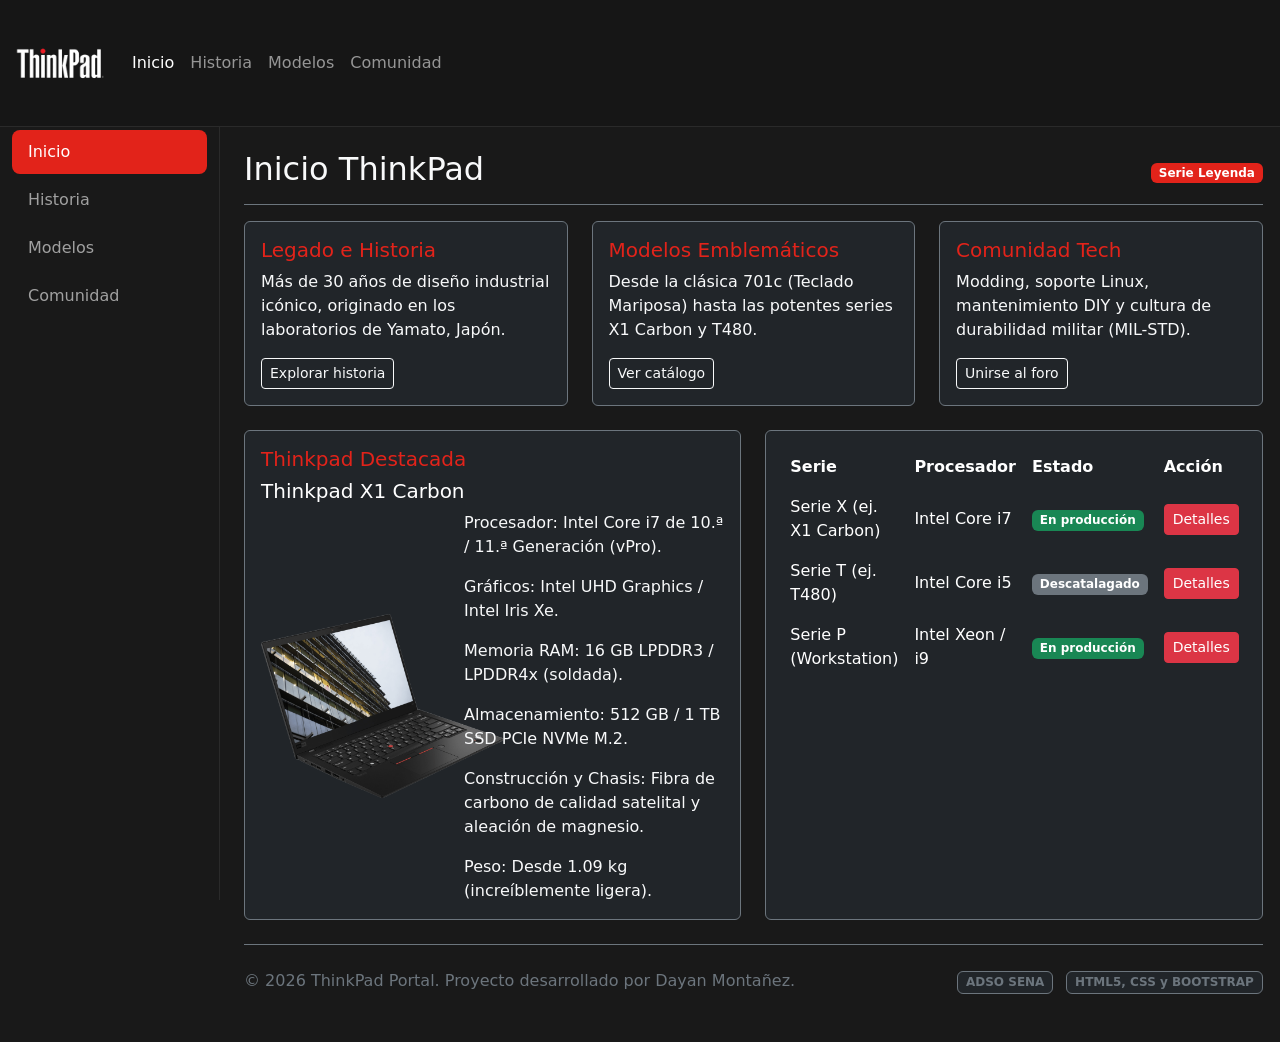
<file: index.html>
<!DOCTYPE html>
<html lang="es">

<head>
    <meta charset="UTF-8">
    <meta name="viewport" content="width=device-width, initial-scale=1.0">
    <meta name="description" content="Sitio web de thinkpads">
    <meta property="og:title" content="Thinkpads web">
    <meta property="og:description" content="Sitio web de thinkpads">
    <meta property="og:image"
        content="https://blogger.googleusercontent.com/img/b/R29vZ2xl/[base64]/s1600/backyardigans%20Pablo%20Personaje%20010.png">
    <meta property="og:url" content="https://combita-creator.github.io/ThinkPad-web/">
    <link rel="icon" type="image/x-png" href="assets/img/thinkpad-logo.png">
    <title>ThinkPad Portal</title>
    <link href="https://cdn.jsdelivr.net/npm/bootstrap@5.3.3/dist/css/bootstrap.min.css" rel="stylesheet"
        integrity="sha384-QWTKZyjpPEjISv5WaRU9OFeRpok6YctnYmDr5pNlyT2bRjXh0JMhjY6hW+ALEwIH" crossorigin="anonymous">
    <link rel="stylesheet" href="assets/css/principal.css">
</head>

<body>
    <!--Header-->
    <header data-bs-theme="dark">
        <nav class="navbar navbar-expand-md navbar-dark fixed-top bg-dark">
            <div class="container-fluid">
                <a href="index.html" class="navbar-brand">
                    <img src="assets/img/thinkpad-logo.png" alt="ThinkPad Logo" class="logo-header">
                </a>
                <button class="navbar-toggler" type="button" data-bs-toggle="collapse" data-bs-target="#navbarCollapse"
                    aria-controls="navbarCollapse" aria-expanded="false" aria-label="Toggle navigation">
                    <span class="navbar-toggler-icon"></span>
                </button>
                <div class="collapse navbar-collapse" id="navbarCollapse">
                    <ul class="navbar-nav me-auto mb-2 mb-md-0">
                        <li class="nav-item">
                            <a class="nav-link active" href="index.html">Inicio</a>
                        </li>
                        <li class="nav-item">
                            <a class="nav-link" href="pages/historia.html">Historia</a>
                        </li>
                        <li class="nav-item">
                            <a class="nav-link" href="pages/modelos.html">Modelos</a>
                        </li>
                        <li class="nav-item">
                            <a class="nav-link" href="pages/comunidad.html">Comunidad</a>
                        </li>
                    </ul>
                </div>
            </div>
        </nav>
    </header>

    <!--Contenedor Principal-->
    <div class="container-fluid contenedor-principal">
        <div class="row">

            <!--Sidebar-->
            <nav class="col-md-3 col-lg-2 sidebar">
                <ul class="nav nav-pills flex-column">
                    <li class="nav-item">
                        <a href="index.html" class="nav-link active">Inicio</a>
                    </li>
                    <li class="nav-item">
                        <a href="pages/historia.html" class="nav-link">Historia</a>
                    </li>
                    <li class="nav-item">
                        <a href="pages/modelos.html" class="nav-link">Modelos</a>
                    </li>
                    <li class="nav-item">
                        <a href="pages/comunidad.html" class="nav-link">Comunidad</a>
                    </li>
                </ul>
            </nav>

            <!-- el contenido Principal-->
            <main class="col-md-9 col-lg-10 area-contenido px-md-4 py-4">
                <!-- Título principal -->
                <div
                    class="d-flex justify-content-between flex-wrap flex-md-nowrap align-items-center pt-3 pb-2 mb-3 border-bottom border-secondary">
                    <h1 class="h2 text-light">Inicio ThinkPad</h1>
                    <span class="badge bg-danger">Serie Leyenda</span>
                </div>

                <!--Fila de Tarjetas de Resume-->
                <div class="row g-4 mb-4">
                    <!-- Tarjeta 1 -->
                    <div class="col-12 col-md-4">
                        <div class="card bg-dark text-light border-secondary h-100">
                            <div class="card-body">
                                <h5 class="card-title text-danger">Legado e Historia</h5>
                                <p class="card-text">Más de 30 años de diseño industrial icónico, originado en los
                                    laboratorios de Yamato, Japón.</p>
                                <a href="pages/historia.html" class="btn btn-outline-light btn-sm">Explorar historia</a>
                            </div>
                        </div>
                    </div>

                    <!-- Tarjeta 2 -->
                    <div class="col-12 col-md-4">
                        <div class="card bg-dark text-light border-secondary h-100">
                            <div class="card-body">
                                <h5 class="card-title text-danger">Modelos Emblemáticos</h5>
                                <p class="card-text">Desde la clásica 701c (Teclado Mariposa) hasta las potentes series
                                    X1 Carbon y T480.</p>
                                <a href="pages/modelos.html" class="btn btn-outline-light btn-sm">Ver catálogo</a>
                            </div>
                        </div>
                    </div>

                    <!-- Tarjeta 3 -->
                    <div class="col-12 col-md-4">
                        <div class="card bg-dark text-light border-secondary h-100">
                            <div class="card-body">
                                <h5 class="card-title text-danger">Comunidad Tech</h5>
                                <p class="card-text">Modding, soporte Linux, mantenimiento DIY y cultura de durabilidad
                                    militar (MIL-STD).</p>
                                <a href="pages/comunidad.html" class="btn btn-outline-light btn-sm">Unirse al foro</a>
                            </div>
                        </div>
                    </div>
                </div>

                <!--Tarjetas inferiores-->
                <section class="row g-4 mb-4">
                    <!-- Tarjeta 4 -->
                    <div class="col-lg-6 col-md-6">
                        <section class="card bg-dark text-light border-secondary h-100">
                            <section class="card-body">

                                <!---Titulos-->
                                <h5 class="card-title text-danger">Thinkpad Destacada</h5>
                                <h5 class="card-title text-white">Thinkpad X1 Carbon</h5>

                                <div class="row align-items-center">
                                    <div class="col-md-5 text-center">
                                        <img src="assets/img/Thinkpad-x1.png" alt="thinkpad x1" class="thinkpad-main">
                                    </div>
                                    <div class="col-md-7">
                                        <p class="card-text">Procesador: Intel Core i7 de 10.ª / 11.ª Generación (vPro).
                                        </p>
                                        <p class="card-text">Gráficos: Intel UHD Graphics / Intel Iris Xe.</p>
                                        <p class="card-text">Memoria RAM: 16 GB LPDDR3 / LPDDR4x (soldada).</p>
                                        <p class="card-text">Almacenamiento: 512 GB / 1 TB SSD PCIe NVMe M.2.</p>
                                        <p class="card-text">Construcción y Chasis: Fibra de carbono de calidad
                                            satelital y
                                            aleación
                                            de magnesio.</p>
                                        <p class="card-text">Peso: Desde 1.09 kg (increíblemente ligera).</p>
                                    </div>
                                </div>
                            </section>
                        </section>
                    </div>

                    <!-- Tarjeta 5 -->
                    <section class="col-lg-6 col-md-6">
                        <div class="card bg-dark text-light border-secondary h-100">
                            <div class="card-body">
                                <div class="table-responsive">
                                    <table class="table table-dark table-borderless align-middle mb-0">
                                        <thead>
                                            <tr>
                                                <th>Serie</th>
                                                <th>Procesador</th>
                                                <th>Estado</th>
                                                <th>Acción</th>
                                            </tr>
                                        </thead>
                                        <tbody>
                                            <tr>
                                                <td>Serie X (ej. X1 Carbon)</td>
                                                <td>Intel Core i7</td>
                                                <td><span class="badge bg-success">En producción</span></td>
                                                <td><a href="modelos.html" class="btn btn-danger btn-sm">Detalles</a>
                                                </td>
                                            </tr>
                                            <tr>
                                                <td>Serie T (ej. T480)</td>
                                                <td>Intel Core i5</td>
                                                <td><span class="badge bg-secondary">Descatalagado</span></td>
                                                <td><a href="modelos.html" class="btn btn-danger btn-sm">Detalles</a>
                                                </td>
                                            </tr>
                                            <tr>
                                                <td>Serie P (Workstation)</td>
                                                <td>Intel Xeon / i9</td>
                                                <td><span class="badge bg-success">En producción</span></td>
                                                <td><a href="modelos.html" class="btn btn-danger btn-sm">Detalles</a>
                                                </td>
                                            </tr>
                                        </tbody>
                                    </table>
                                </div>
                            </div>
                        </div>
                    </section>
                </section>

                <!--El pie pues-->
                <footer class="pt-4 my-4 border-top border-secondary text-secondary fs-7">
                    <div class="d-flex justify-content-between align-items-center flex-wrap gap-2">
                        <div>
                            <p class="mb-0">&copy; 2026 ThinkPad Portal. Proyecto desarrollado por Dayan Montañez.</p>
                        </div>
                        <div>
                            <span class="badge bg-dark border border-secondary text-secondary me-2">ADSO SENA</span>
                            <span class="badge bg-dark border border-secondary text-secondary">HTML5, CSS y
                                BOOTSTRAP</span>
                        </div>
                    </div>
                </footer>
            </main>
        </div>
    </div>
    



    <!-- JS de Bootstrap 5 -->
    <script src="https://cdn.jsdelivr.net/npm/bootstrap@5.3.3/dist/js/bootstrap.bundle.min.js"
        integrity="sha384-YvpcrYf0tY3lHB60NNkmXc5s9fDVZLESaAA55NDzOxhy9GkcIdslK1eN7N6jIeHz"
        crossorigin="anonymous"></script>
</body>

</html>
</file>
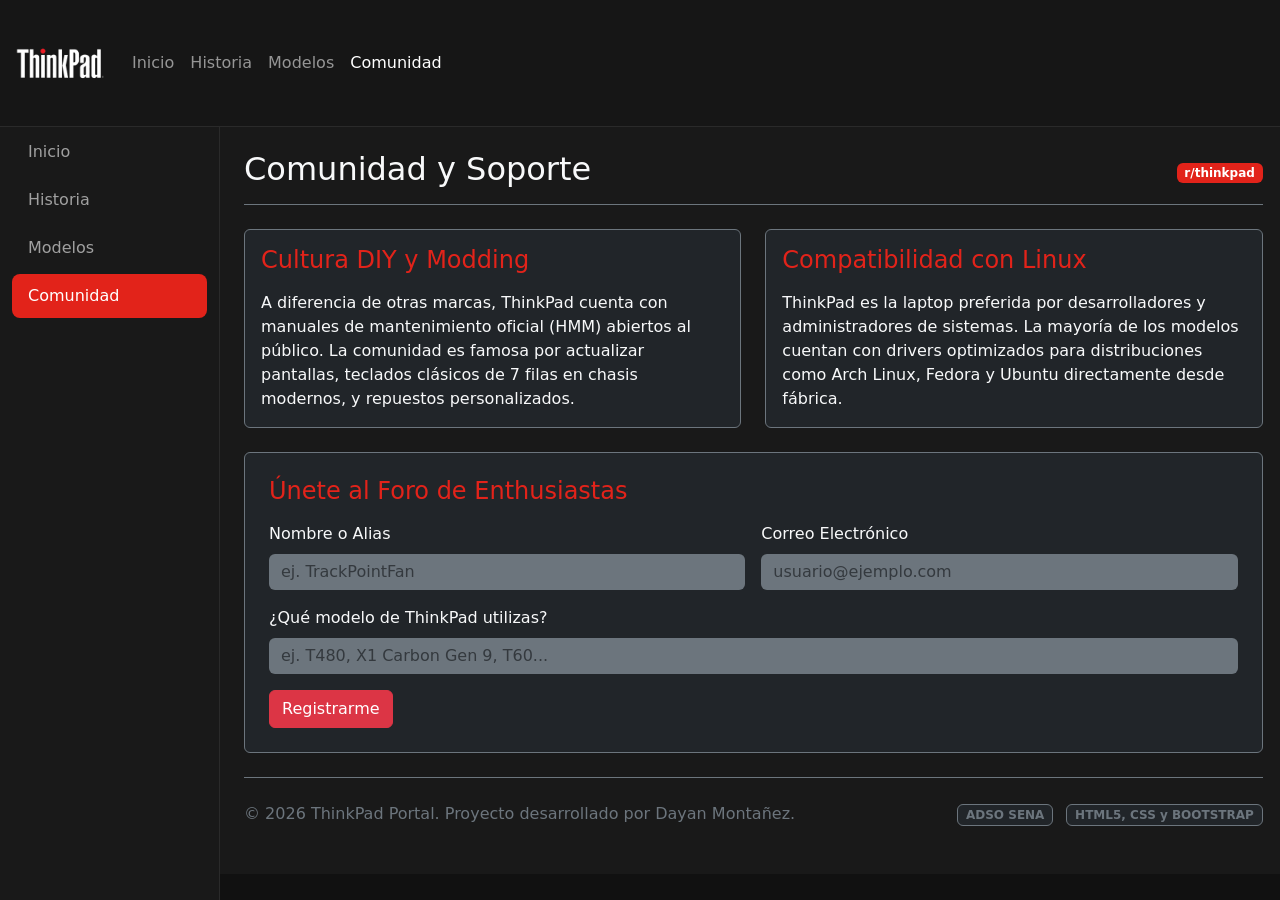
<file: pages/comunidad.html>
<!DOCTYPE html>
<html lang="es">

<head>
    <meta charset="UTF-8">
    <meta name="viewport" content="width=device-width, initial-scale=1.0">
    <meta name="description" content="Comunidad y soporte ThinkPad">
    <meta property="og:title" content="Thinkpads web">
    <meta property="og:description" content="Sitio web de thinkpads">
    <meta property="og:image"
        content="https://blogger.googleusercontent.com/img/b/R29vZ2xl/[base64]/s1600/backyardigans%20Pablo%20Personaje%20010.png">
    <meta property="og:url" content="https://combita-creator.github.io/ThinkPad-web/">
    <link rel="icon" type="image/x-png" href="../assets/img/thinkpad-logo.png">

    <title>Comunidad - ThinkPad Portal</title>
    <!-- CSS de Bootstrap 5 -->
    <link href="https://cdn.jsdelivr.net/npm/bootstrap@5.3.3/dist/css/bootstrap.min.css" rel="stylesheet"
        integrity="sha384-QWTKZyjpPEjISv5WaRU9OFeRpok6YctnYmDr5pNlyT2bRjXh0JMhjY6hW+ALEwIH" crossorigin="anonymous">
    <link rel="stylesheet" href="../assets/css/principal.css">
</head>

<body>
    <!-- Header -->
    <header data-bs-theme="dark">
        <nav class="navbar navbar-expand-md navbar-dark fixed-top bg-dark">
            <div class="container-fluid">
                <a href="../index.html" class="navbar-brand">
                    <img src="../assets/img/thinkpad-logo.png" alt="ThinkPad Logo" class="logo-header">
                </a>
                <button class="navbar-toggler" type="button" data-bs-toggle="collapse" data-bs-target="#navbarCollapse"
                    aria-controls="navbarCollapse" aria-expanded="false" aria-label="Toggle navigation">
                    <span class="navbar-toggler-icon"></span>
                </button>
                <div class="collapse navbar-collapse" id="navbarCollapse">
                    <ul class="navbar-nav me-auto mb-2 mb-md-0">
                        <li class="nav-item">
                            <a class="nav-link" href="../index.html">Inicio</a>
                        </li>
                        <li class="nav-item">
                            <a class="nav-link" href="historia.html">Historia</a>
                        </li>
                        <li class="nav-item">
                            <a class="nav-link" href="modelos.html">Modelos</a>
                        </li>
                        <li class="nav-item">
                            <a class="nav-link active" aria-current="page" href="comunidad.html">Comunidad</a>
                        </li>
                    </ul>
                </div>
            </div>
        </nav>
    </header>

    <!-- Contenedor Principal -->
    <div class="container-fluid contenedor-principal">
        <div class="row">

            <!-- Sidebar -->
            <nav class="col-md-3 col-lg-2 sidebar">
                <ul class="nav nav-pills flex-column">
                    <li class="nav-item">
                        <a href="../index.html" class="nav-link">Inicio</a>
                    </li>
                    <li class="nav-item">
                        <a href="historia.html" class="nav-link">Historia</a>
                    </li>
                    <li class="nav-item">
                        <a href="modelos.html" class="nav-link">Modelos</a>
                    </li>
                    <li class="nav-item">
                        <a href="comunidad.html" class="nav-link active">Comunidad</a>
                    </li>
                </ul>
            </nav>

            <!-- Contenido Principal -->
            <main class="col-md-9 col-lg-10 area-contenido px-md-4 py-4">
                <div
                    class="d-flex justify-content-between flex-wrap flex-md-nowrap align-items-center pt-3 pb-2 mb-4 border-bottom border-secondary">
                    <h1 class="h2 text-light">Comunidad y Soporte</h1>
                    <span class="badge bg-danger">r/thinkpad</span>
                </div>

                <div class="row g-4 mb-4">
                    <!-- Foro y Modding -->
                    <div class="col-12 col-md-6">
                        <div class="card bg-dark text-light border-secondary h-100">
                            <div class="card-body">
                                <h4 class="card-title text-danger mb-3">Cultura DIY y Modding</h4>
                                <p class="card-text">
                                    A diferencia de otras marcas, ThinkPad cuenta con manuales de mantenimiento oficial
                                    (HMM) abiertos al público. La comunidad es famosa por actualizar pantallas, teclados
                                    clásicos de 7 filas en chasis modernos, y repuestos personalizados.
                                </p>
                            </div>
                        </div>
                    </div>

                    <!-- Soporte Linux -->
                    <div class="col-12 col-md-6">
                        <div class="card bg-dark text-light border-secondary h-100">
                            <div class="card-body">
                                <h4 class="card-title text-danger mb-3">Compatibilidad con Linux</h4>
                                <p class="card-text">
                                    ThinkPad es la laptop preferida por desarrolladores y administradores de sistemas.
                                    La mayoría de los modelos cuentan con drivers optimizados para distribuciones como
                                    Arch Linux, Fedora y Ubuntu directamente desde fábrica.
                                </p>
                            </div>
                        </div>
                    </div>
                </div>

                <!-- Formulario de contacto -->
                <div class="card bg-dark text-light border-secondary mb-4">
                    <div class="card-body p-4">
                        <h4 class="card-title text-danger mb-3">Únete al Foro de Enthusiastas</h4>
                        <form action="#" method="post">
                            <div class="row g-3">
                                <div class="col-12 col-md-6">
                                    <label for="nombre" class="form-label">Nombre o Alias</label>
                                    <input type="text" class="form-control bg-secondary text-light border-0" id="nombre"
                                        placeholder="ej. TrackPointFan">
                                </div>
                                <div class="col-12 col-md-6">
                                    <label for="email" class="form-label">Correo Electrónico</label>
                                    <input type="email" class="form-control bg-secondary text-light border-0" id="email"
                                        placeholder="usuario@ejemplo.com">
                                </div>
                                <div class="col-12">
                                    <label for="modelo" class="form-label">¿Qué modelo de ThinkPad utilizas?</label>
                                    <input type="text" class="form-control bg-secondary text-light border-0" id="modelo"
                                        placeholder="ej. T480, X1 Carbon Gen 9, T60...">
                                </div>
                                <div class="col-12">
                                    <button type="button" class="btn btn-danger">Registrarme</button>
                                </div>
                            </div>
                        </form>
                    </div>
                </div>

                <!--El pie pues-->
                <footer class="pt-4 my-4 border-top border-secondary text-secondary fs-7">
                    <div class="d-flex justify-content-between align-items-center flex-wrap gap-2">
                        <div>
                            <p class="mb-0">&copy; 2026 ThinkPad Portal. Proyecto desarrollado por Dayan Montañez.</p>
                        </div>
                        <div>
                            <span class="badge bg-dark border border-secondary text-secondary me-2">ADSO SENA</span>
                            <span class="badge bg-dark border border-secondary text-secondary">HTML5, CSS y
                                BOOTSTRAP</span>
                        </div>
                    </div>
                </footer>
            </main>
        </div>
    </div>

    <!-- JS de Bootstrap 5 -->
    <script src="https://cdn.jsdelivr.net/npm/bootstrap@5.3.3/dist/js/bootstrap.bundle.min.js"
        integrity="sha384-YvpcrYf0tY3lHB60NNkmXc5s9fDVZLESaAA55NDzOxhy9GkcIdslK1eN7N6jIeHz"
        crossorigin="anonymous"></script>
</body>

</html>
</file>
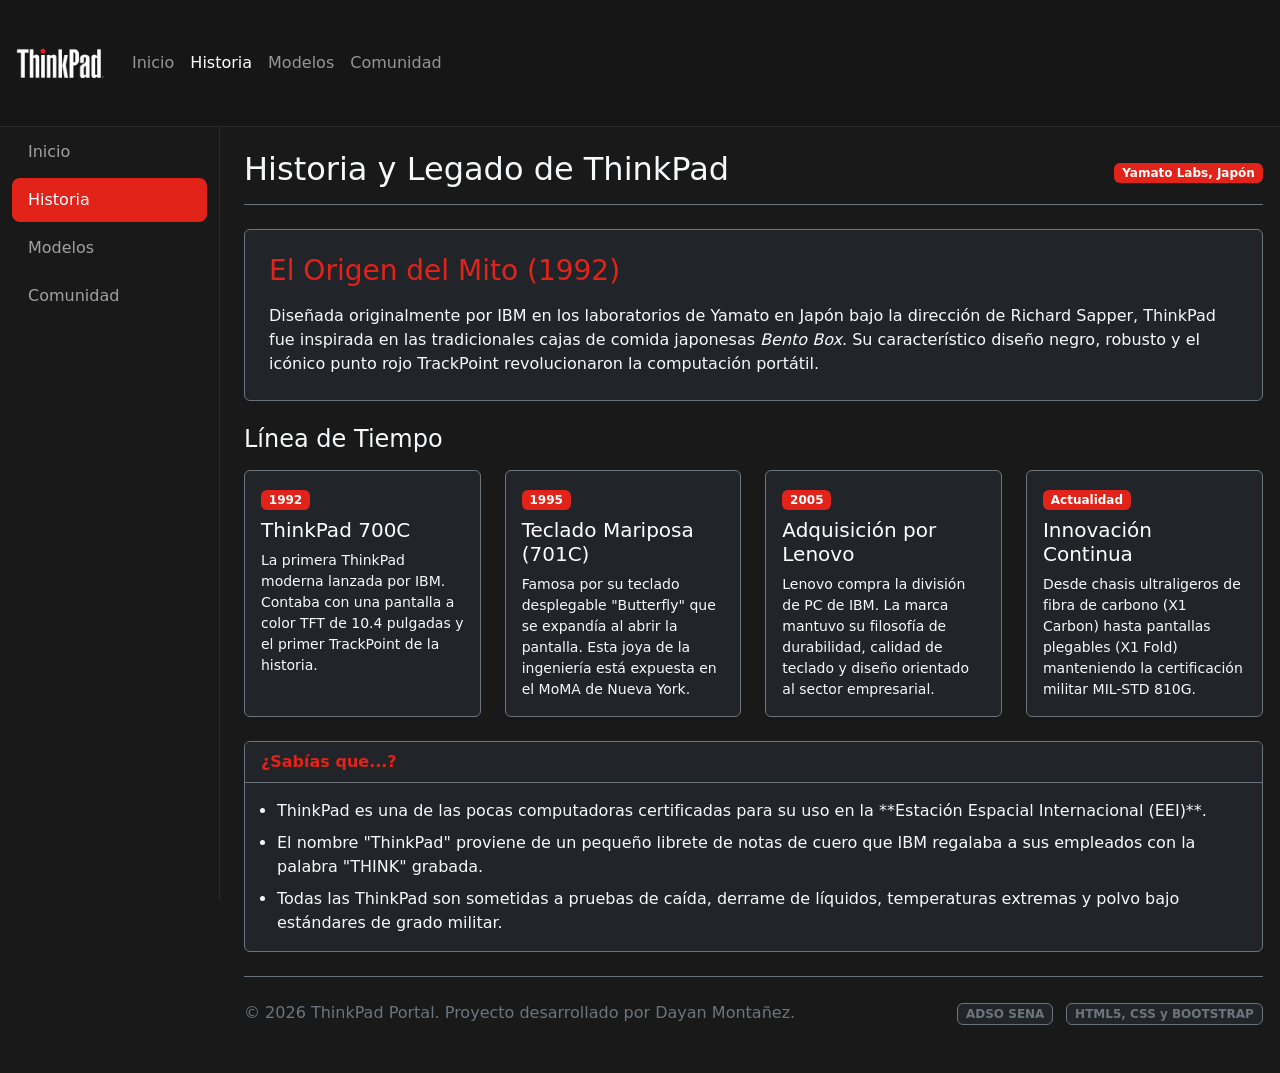
<file: pages/historia.html>
<!DOCTYPE html>
<html lang="es">

<head>
    <meta charset="UTF-8">
    <meta name="viewport" content="width=device-width, initial-scale=1.0">
    <meta name="description" content="Historia y evolución de las portátiles ThinkPad">
    <meta property="og:title" content="Thinkpads web">
    <meta property="og:description" content="Sitio web de thinkpads">
    <meta property="og:image"
        content="https://blogger.googleusercontent.com/img/b/R29vZ2xl/[base64]/s1600/backyardigans%20Pablo%20Personaje%20010.png">
    <meta property="og:url" content="https://combita-creator.github.io/ThinkPad-web/">
    <link rel="icon" type="image/x-png" href="../assets/img/thinkpad-logo.png">
    <title>Historia - ThinkPad Portal</title>
    <!-- CSS de Bootstrap 5 -->
    <link href="https://cdn.jsdelivr.net/npm/bootstrap@5.3.3/dist/css/bootstrap.min.css" rel="stylesheet"
        integrity="sha384-QWTKZyjpPEjISv5WaRU9OFeRpok6YctnYmDr5pNlyT2bRjXh0JMhjY6hW+ALEwIH" crossorigin="anonymous">
    <link rel="stylesheet" href="../assets/css/principal.css">
</head>

<body>
    <!-- Header -->
    <header data-bs-theme="dark">
        <nav class="navbar navbar-expand-md navbar-dark fixed-top bg-dark">
            <div class="container-fluid">
                <a href="../index.html" class="navbar-brand">
                    <img src="../assets/img/thinkpad-logo.png" alt="ThinkPad Logo" class="logo-header">
                </a>
                <button class="navbar-toggler" type="button" data-bs-toggle="collapse" data-bs-target="#navbarCollapse"
                    aria-controls="navbarCollapse" aria-expanded="false" aria-label="Toggle navigation">
                    <span class="navbar-toggler-icon"></span>
                </button>
                <div class="collapse navbar-collapse" id="navbarCollapse">
                    <ul class="navbar-nav me-auto mb-2 mb-md-0">
                        <li class="nav-item">
                            <a class="nav-link" href="../index.html">Inicio</a>
                        </li>
                        <li class="nav-item">
                            <a class="nav-link active" aria-current="page" href="historia.html">Historia</a>
                        </li>
                        <li class="nav-item">
                            <a class="nav-link" href="modelos.html">Modelos</a>
                        </li>
                        <li class="nav-item">
                            <a class="nav-link" href="comunidad.html">Comunidad</a>
                        </li>
                    </ul>
                </div>
            </div>
        </nav>
    </header>

    <!-- Contenedor Principal -->
    <div class="container-fluid contenedor-principal">
        <div class="row">

            <!-- Sidebar -->
            <nav class="col-md-3 col-lg-2 sidebar">
                <ul class="nav nav-pills flex-column">
                    <li class="nav-item">
                        <a href="../index.html" class="nav-link">Inicio</a>
                    </li>
                    <li class="nav-item">
                        <a href="historia.html" class="nav-link active">Historia</a>
                    </li>
                    <li class="nav-item">
                        <a href="modelos.html" class="nav-link">Modelos</a>
                    </li>
                    <li class="nav-item">
                        <a href="comunidad.html" class="nav-link">Comunidad</a>
                    </li>
                </ul>
            </nav>

            <!-- Contenido Principal -->
            <main class="col-md-9 col-lg-10 area-contenido px-md-4 py-4">
                <!-- Encabezado de la página -->
                <div
                    class="d-flex justify-content-between flex-wrap flex-md-nowrap align-items-center pt-3 pb-2 mb-4 border-bottom border-secondary">
                    <h1 class="h2 text-light">Historia y Legado de ThinkPad</h1>
                    <span class="badge bg-danger">Yamato Labs, Japón</span>
                </div>

                <!-- Banner / Resumen histórico -->
                <div class="card bg-dark text-light border-secondary mb-4">
                    <div class="card-body p-4">
                        <h3 class="card-title text-danger mb-3">El Origen del Mito (1992)</h3>
                        <p class="card-text lead fs-6">
                            Diseñada originalmente por IBM en los laboratorios de Yamato en Japón bajo la dirección de
                            Richard Sapper, ThinkPad fue inspirada en las tradicionales cajas de comida japonesas
                            <em>Bento Box</em>. Su característico diseño negro, robusto y el icónico punto rojo
                            <strong>TrackPoint</strong> revolucionaron la computación portátil.
                        </p>
                    </div>
                </div>

                <!-- Línea de tiempo cronológica -->
                <h3 class="h4 text-light mb-3">Línea de Tiempo</h3>
                <div class="row g-4 mb-4">

                    <!-- Hito 1: 1992 -->
                    <div class="col-12 col-md-6 col-lg-3">
                        <div class="card bg-dark text-light border-secondary h-100">
                            <div class="card-body">
                                <span class="badge bg-danger mb-2">1992</span>
                                <h5 class="card-title text-white">ThinkPad 700C</h5>
                                <p class="card-text small">La primera ThinkPad moderna lanzada por IBM. Contaba con una
                                    pantalla a color TFT de 10.4 pulgadas y el primer TrackPoint de la historia.</p>
                            </div>
                        </div>
                    </div>

                    <!-- Hito 2: 1995 -->
                    <div class="col-12 col-md-6 col-lg-3">
                        <div class="card bg-dark text-light border-secondary h-100">
                            <div class="card-body">
                                <span class="badge bg-danger mb-2">1995</span>
                                <h5 class="card-title text-white">Teclado Mariposa (701C)</h5>
                                <p class="card-text small">Famosa por su teclado desplegable "Butterfly" que se expandía
                                    al abrir la pantalla. Esta joya de la ingeniería está expuesta en el MoMA de Nueva
                                    York.</p>
                            </div>
                        </div>
                    </div>

                    <!-- Hito 3: 2005 -->
                    <div class="col-12 col-md-6 col-lg-3">
                        <div class="card bg-dark text-light border-secondary h-100">
                            <div class="card-body">
                                <span class="badge bg-danger mb-2">2005</span>
                                <h5 class="card-title text-white">Adquisición por Lenovo</h5>
                                <p class="card-text small">Lenovo compra la división de PC de IBM. La marca mantuvo su
                                    filosofía de durabilidad, calidad de teclado y diseño orientado al sector
                                    empresarial.</p>
                            </div>
                        </div>
                    </div>

                    <!-- Hito 4: Presente -->
                    <div class="col-12 col-md-6 col-lg-3">
                        <div class="card bg-dark text-light border-secondary h-100">
                            <div class="card-body">
                                <span class="badge bg-danger mb-2">Actualidad</span>
                                <h5 class="card-title text-white">Innovación Continua</h5>
                                <p class="card-text small">Desde chasis ultraligeros de fibra de carbono (X1 Carbon)
                                    hasta pantallas plegables (X1 Fold) manteniendo la certificación militar MIL-STD
                                    810G.</p>
                            </div>
                        </div>
                    </div>

                </div>

                <!-- Datos curiosos -->
                <div class="card bg-dark text-light border-secondary">
                    <div class="card-header bg-dark border-secondary text-danger fw-bold">
                        ¿Sabías que...?
                    </div>
                    <div class="card-body">
                        <ul class="mb-0 ps-3">
                            <li class="mb-2">ThinkPad es una de las pocas computadoras certificadas para su uso en la
                                **Estación Espacial Internacional (EEI)**.</li>
                            <li class="mb-2">El nombre "ThinkPad" proviene de un pequeño librete de notas de cuero que
                                IBM regalaba a sus empleados con la palabra "THINK" grabada.</li>
                            <li>Todas las ThinkPad son sometidas a pruebas de caída, derrame de líquidos, temperaturas
                                extremas y polvo bajo estándares de grado militar.</li>
                        </ul>
                    </div>
                </div>

                <!--El pie pues-->
                <footer class="pt-4 my-4 border-top border-secondary text-secondary fs-7">
                    <div class="d-flex justify-content-between align-items-center flex-wrap gap-2">
                        <div>
                            <p class="mb-0">&copy; 2026 ThinkPad Portal. Proyecto desarrollado por Dayan Montañez.</p>
                        </div>
                        <div>
                            <span class="badge bg-dark border border-secondary text-secondary me-2">ADSO SENA</span>
                            <span class="badge bg-dark border border-secondary text-secondary">HTML5, CSS y
                                BOOTSTRAP</span>
                        </div>
                    </div>
                </footer>
            </main>
        </div>
    </div>

    <!-- JS de Bootstrap 5 -->
    <script src="https://cdn.jsdelivr.net/npm/bootstrap@5.3.3/dist/js/bootstrap.bundle.min.js"
        integrity="sha384-YvpcrYf0tY3lHB60NNkmXc5s9fDVZLESaAA55NDzOxhy9GkcIdslK1eN7N6jIeHz"
        crossorigin="anonymous"></script>
</body>

</html>
</file>
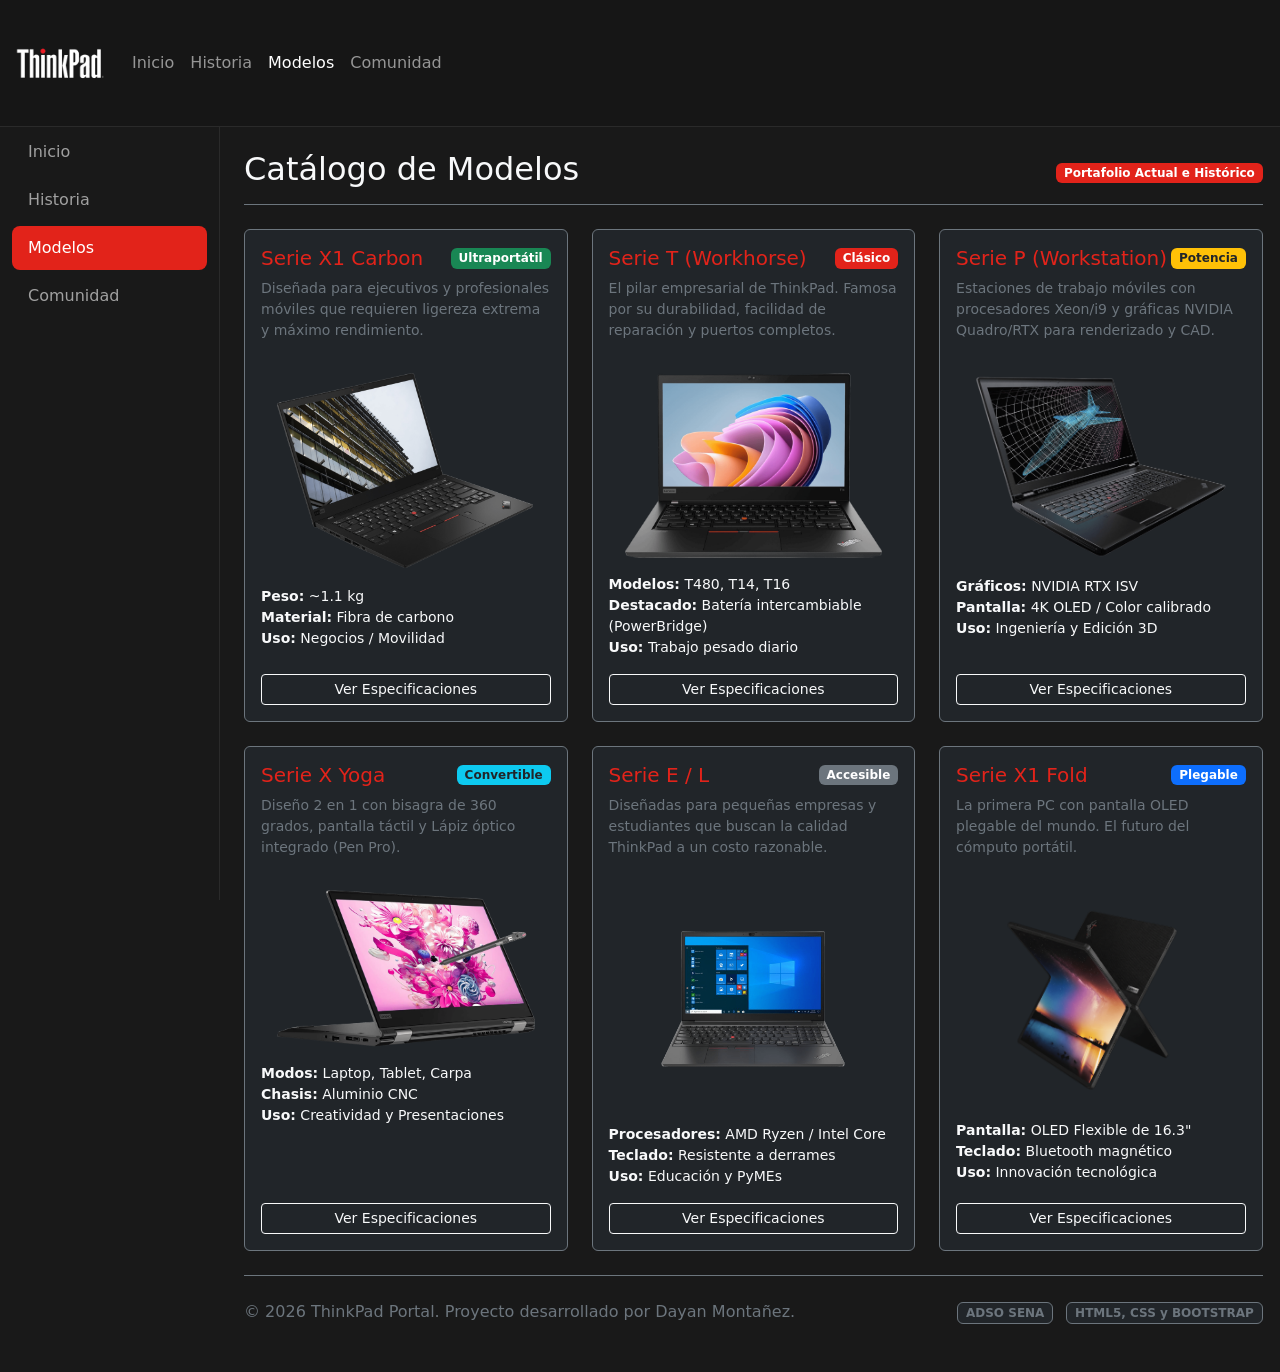
<file: pages/modelos.html>
<!DOCTYPE html>
<html lang="es">

<head>
    <meta charset="UTF-8">
    <meta name="viewport" content="width=device-width, initial-scale=1.0">
    <meta name="description" content="Catálogo de modelos ThinkPad">
    <meta property="og:title" content="Thinkpads web">
    <meta property="og:description" content="Sitio web de thinkpads">
    <meta property="og:image"
        content="https://blogger.googleusercontent.com/img/b/R29vZ2xl/[base64]/s1600/backyardigans%20Pablo%20Personaje%20010.png">
    <meta property="og:url" content="https://combita-creator.github.io/ThinkPad-web/">
    <link rel="icon" type="image/x-png" href="../assets/img/thinkpad-logo.png">
    <title>Modelos - ThinkPad Portal</title>
    <!-- CSS de Bootstrap 5 -->
    <link href="https://cdn.jsdelivr.net/npm/bootstrap@5.3.3/dist/css/bootstrap.min.css" rel="stylesheet"
        integrity="sha384-QWTKZyjpPEjISv5WaRU9OFeRpok6YctnYmDr5pNlyT2bRjXh0JMhjY6hW+ALEwIH" crossorigin="anonymous">
    <link rel="stylesheet" href="../assets/css/principal.css">
</head>

<body>
    <!-- Header -->
    <header data-bs-theme="dark">
        <nav class="navbar navbar-expand-md navbar-dark fixed-top bg-dark">
            <div class="container-fluid">
                <a href="../index.html" class="navbar-brand">
                    <img src="../assets/img/thinkpad-logo.png" alt="ThinkPad Logo" class="logo-header">
                </a>
                <button class="navbar-toggler" type="button" data-bs-toggle="collapse" data-bs-target="#navbarCollapse"
                    aria-controls="navbarCollapse" aria-expanded="false" aria-label="Toggle navigation">
                    <span class="navbar-toggler-icon"></span>
                </button>
                <div class="collapse navbar-collapse" id="navbarCollapse">
                    <ul class="navbar-nav me-auto mb-2 mb-md-0">
                        <li class="nav-item">
                            <a class="nav-link" href="../index.html">Inicio</a>
                        </li>
                        <li class="nav-item">
                            <a class="nav-link" href="historia.html">Historia</a>
                        </li>
                        <li class="nav-item">
                            <a class="nav-link active" aria-current="page" href="modelos.html">Modelos</a>
                        </li>
                        <li class="nav-item">
                            <a class="nav-link" href="comunidad.html">Comunidad</a>
                        </li>
                    </ul>
                </div>
            </div>
        </nav>
    </header>

    <!-- Contenedor Principal -->
    <div class="container-fluid contenedor-principal">
        <div class="row">

            <!-- Sidebar -->
            <nav class="col-md-3 col-lg-2 sidebar">
                <ul class="nav nav-pills flex-column">
                    <li class="nav-item">
                        <a href="../index.html" class="nav-link">Inicio</a>
                    </li>
                    <li class="nav-item">
                        <a href="historia.html" class="nav-link">Historia</a>
                    </li>
                    <li class="nav-item">
                        <a href="modelos.html" class="nav-link active">Modelos</a>
                    </li>
                    <li class="nav-item">
                        <a href="comunidad.html" class="nav-link">Comunidad</a>
                    </li>
                </ul>
            </nav>

            <!-- Contenido Principal -->
            <main class="col-md-9 col-lg-10 area-contenido px-md-4 py-4">
                <!-- Título -->
                <div
                    class="d-flex justify-content-between flex-wrap flex-md-nowrap align-items-center pt-3 pb-2 mb-4 border-bottom border-secondary">
                    <h1 class="h2 text-light">Catálogo de Modelos</h1>
                    <span class="badge bg-danger">Portafolio Actual e Histórico</span>
                </div>

                <!-- cuadro cards -->
                <div class="row g-4 mb-4">

                    <!-- card 1: Serie X1 Carbon -->
                    <div class="col-12 col-md-6 col-lg-4">
                        <div class="card bg-dark text-light border-secondary h-100">
                            <div class="card-body d-flex flex-column">
                                <div class="d-flex justify-content-between align-items-center mb-2">
                                    <h5 class="card-title text-danger mb-0">Serie X1 Carbon</h5>
                                    <span class="badge bg-success">Ultraportátil</span>
                                </div>
                                <p class="card-text small text-secondary">Diseñada para ejecutivos y profesionales
                                    móviles que requieren ligereza extrema y máximo rendimiento.</p>
                                <img src="../assets/img/Thinkpad-x1.png"
                                    class="card-img-top img-fluid p-3 thinkpad-modelos" alt="ThinkPad X1">
                                <ul class="list-unstyled small mb-3">
                                    <li><strong>Peso:</strong> ~1.1 kg</li>
                                    <li><strong>Material:</strong> Fibra de carbono</li>
                                    <li><strong>Uso:</strong> Negocios / Movilidad</li>
                                </ul>
                                <button class="btn btn-outline-light btn-sm mt-auto">Ver Especificaciones</button>
                            </div>
                        </div>
                    </div>

                    <!-- card 2: Serie T -->
                    <div class="col-12 col-md-6 col-lg-4">
                        <div class="card bg-dark text-light border-secondary h-100">
                            <div class="card-body d-flex flex-column">
                                <div class="d-flex justify-content-between align-items-center mb-2">
                                    <h5 class="card-title text-danger mb-0">Serie T (Workhorse)</h5>
                                    <span class="badge bg-danger">Clásico</span>
                                </div>
                                <p class="card-text small text-secondary">El pilar empresarial de ThinkPad. Famosa por
                                    su durabilidad, facilidad de reparación y puertos completos.</p>
                                <img src="../assets/img/thinkpad-t14.png"class="card-img-top img-fluid p-3 thinkpad-modelos" alt="ThinkPad t14">
                                <ul class="list-unstyled small mb-3">
                                    <li><strong>Modelos:</strong> T480, T14, T16</li>
                                    <li><strong>Destacado:</strong> Batería intercambiable (PowerBridge)</li>
                                    <li><strong>Uso:</strong> Trabajo pesado diario</li>
                                </ul>
                                <button class="btn btn-outline-light btn-sm mt-auto">Ver Especificaciones</button>
                            </div>
                        </div>
                    </div>

                    <!-- card 3: Serie P -->
                    <div class="col-12 col-md-6 col-lg-4">
                        <div class="card bg-dark text-light border-secondary h-100">
                            <div class="card-body d-flex flex-column">
                                <div class="d-flex justify-content-between align-items-center mb-2">
                                    <h5 class="card-title text-danger mb-0">Serie P (Workstation)</h5>
                                    <span class="badge bg-warning text-dark">Potencia</span>
                                </div>
                                <p class="card-text small text-secondary">Estaciones de trabajo móviles con procesadores
                                    Xeon/i9 y gráficas NVIDIA Quadro/RTX para renderizado y CAD.</p>
                                <img src="../assets/img/thinkpad-P.png"
                                    class="card-img-top img-fluid p-3 thinkpad-modelos" alt="ThinkPad p">
                                <ul class="list-unstyled small mb-3">
                                    <li><strong>Gráficos:</strong> NVIDIA RTX ISV</li>
                                    <li><strong>Pantalla:</strong> 4K OLED / Color calibrado</li>
                                    <li><strong>Uso:</strong> Ingeniería y Edición 3D</li>
                                </ul>
                                <button class="btn btn-outline-light btn-sm mt-auto">Ver Especificaciones</button>
                            </div>
                        </div>
                    </div>

                    <!-- card 4: Serie X Yoga -->
                    <div class="col-12 col-md-6 col-lg-4">
                        <div class="card bg-dark text-light border-secondary h-100">
                            <div class="card-body d-flex flex-column">
                                <div class="d-flex justify-content-between align-items-center mb-2">
                                    <h5 class="card-title text-danger mb-0">Serie X Yoga</h5>
                                    <span class="badge bg-info text-dark">Convertible</span>
                                </div>
                                <p class="card-text small text-secondary">Diseño 2 en 1 con bisagra de 360 grados,
                                    pantalla táctil y Lápiz óptico integrado (Pen Pro).</p>
                                <img src="../assets/img/thinkpad-yoga.png"
                                    class="card-img-top img-fluid p-3 thinkpad-modelos" alt="ThinkPad yoga">
                                <ul class="list-unstyled small mb-3">
                                    <li><strong>Modos:</strong> Laptop, Tablet, Carpa</li>
                                    <li><strong>Chasis:</strong> Aluminio CNC</li>
                                    <li><strong>Uso:</strong> Creatividad y Presentaciones</li>
                                </ul>
                                <button class="btn btn-outline-light btn-sm mt-auto">Ver Especificaciones</button>
                            </div>
                        </div>
                    </div>

                    <!-- card 5: Serie E o L -->
                    <div class="col-12 col-md-6 col-lg-4">
                        <div class="card bg-dark text-light border-secondary h-100">
                            <div class="card-body d-flex flex-column">
                                <div class="d-flex justify-content-between align-items-center mb-2">
                                    <h5 class="card-title text-danger mb-0">Serie E / L</h5>
                                    <span class="badge bg-secondary">Accesible</span>
                                </div>
                                <p class="card-text small text-secondary">Diseñadas para pequeñas empresas y estudiantes
                                    que buscan la calidad ThinkPad a un costo razonable.</p>
                                <img src="../assets/img/thinkpad-E15.png"
                                    class="card-img-top img-fluid p-3 thinkpad-modelos" alt="ThinkPad E15">
                                <ul class="list-unstyled small mb-3">
                                    <li><strong>Procesadores:</strong> AMD Ryzen / Intel Core</li>
                                    <li><strong>Teclado:</strong> Resistente a derrames</li>
                                    <li><strong>Uso:</strong> Educación y PyMEs</li>
                                </ul>
                                <button class="btn btn-outline-light btn-sm mt-auto">Ver Especificaciones</button>
                            </div>
                        </div>
                    </div>

                    <!-- card 6: Serie X1 Fold -->
                    <div class="col-12 col-md-6 col-lg-4">
                        <div class="card bg-dark text-light border-secondary h-100">
                            <div class="card-body d-flex flex-column">
                                <div class="d-flex justify-content-between align-items-center mb-2">
                                    <h5 class="card-title text-danger mb-0">Serie X1 Fold</h5>
                                    <span class="badge bg-primary">Plegable</span>
                                </div>
                                <p class="card-text small text-secondary">La primera PC con pantalla OLED plegable del
                                    mundo. El futuro del cómputo portátil.</p>
                                <img src="../assets/img/thinkpad-x1-fold.png"
                                    class="card-img-top img-fluid p-3 thinkpad-modelos" alt="ThinkPad X1 FOLD">
                                <ul class="list-unstyled small mb-3">
                                    <li><strong>Pantalla:</strong> OLED Flexible de 16.3"</li>
                                    <li><strong>Teclado:</strong> Bluetooth magnético</li>
                                    <li><strong>Uso:</strong> Innovación tecnológica</li>
                                </ul>
                                <button class="btn btn-outline-light btn-sm mt-auto">Ver Especificaciones</button>
                            </div>
                        </div>
                    </div>
                </div>

                <!--El pie pues-->
                <footer class="pt-4 my-4 border-top border-secondary text-secondary fs-7">
                    <div class="d-flex justify-content-between align-items-center flex-wrap gap-2">
                        <div>
                            <p class="mb-0">&copy; 2026 ThinkPad Portal. Proyecto desarrollado por Dayan Montañez.</p>
                        </div>
                        <div>
                            <span class="badge bg-dark border border-secondary text-secondary me-2">ADSO SENA</span>
                            <span class="badge bg-dark border border-secondary text-secondary">HTML5, CSS y
                                BOOTSTRAP</span>
                        </div>
                    </div>
                </footer>
            </main>
        </div>
    </div>

    <!-- JS de Bootstrap 5 -->
    <script src="https://cdn.jsdelivr.net/npm/bootstrap@5.3.3/dist/js/bootstrap.bundle.min.js"
        integrity="sha384-YvpcrYf0tY3lHB60NNkmXc5s9fDVZLESaAA55NDzOxhy9GkcIdslK1eN7N6jIeHz"
        crossorigin="anonymous"></script>
</body>

</html>
</file>
<file: assets/css/principal.css>
:root {
    /* Colores estilo ThinkPad*/
    --color-fondo-principal: #111111;
    /*Negro profundo del panel general */
    --color-sidebar: #191919;
    /*fondo oscuro para la sidebar */
    --color-header: #161616;
    /*Fondo del header */
    --color-fondo-tarjeta: #1a1a1a;
    /*Gris para tarjetas y contenedores */
    --color-acento-rojo: #e2231a;
    /*Rojo ThinkPad */
    --color-item-hover: #282828;
    /*Gris medio para hover en menu */
    --color-texto-principal: #ffffff;
    /*Texto blanco */
    --color-texto-secundario: #a0a0a0;
    /*Gris claro para descripciones e iconos */
    --color-borde: #2a2a2a;
    /*Borde sutil para divisiones */

    /* Dimensiones */
    --ancho-barra-lateral: 220px;
    /* Ancho fijo para el menu lateral */
    --alto-header: 110px;
    /* Alto para acomodar el logo */
}

body {
    background-color: var(--color-fondo-principal);
    color: var(--color-texto-principal);
}

/* Header y Navbar */
.navbar {
    background-color: var(--color-header) !important;
    border-bottom: 1px solid var(--color-borde);
}

/* Imagen del logo en el header */
.logo-header {
    max-height: 100px;
    width: auto;
    object-fit: contain;
    padding: 2px 0;
}

/*imagen de main en index*/
.thinkpad-main {
max-height: 190px;
    width: auto;
    object-fit: contain;
    padding: 2px 0;
}

/*imagen de main en modelos*/
.thinkpad-modelos {
max-height: 250px;
    width: auto;
    object-fit: contain;
    padding: 2px 0;
}
/* Espaciado del contenedor principal para que el header fijo no tape el contenido */
.contenedor-principal {
    padding-top: var(--alto-header);
    background-color: var(--color-sidebar);
}

/* Sidebar responsiva */

/* Escritorio */
@media (min-width: 768px) {
    .sidebar {
        position: fixed;
        top: var(--alto-header);
        bottom: 0;
        left: 0;
        width: var(--ancho-barra-lateral);
        background-color: var(--color-sidebar);
        border-right: 1px solid var(--color-borde);
        padding: 20px 12px;
        overflow-y: auto;
        z-index: 100;
    }

    /* Empuja el main a la derecha para que no quede debajo del sidebar */
    .area-contenido {
        margin-left: var(--ancho-barra-lateral);
    }
}

/* Celulares */
@media (max-width: 767.98px) {
    .sidebar {
        display: none;
        /* Oculta la barra lateral en pantallas pequeñas */
    }

    .area-contenido {
        margin-left: 0;
    }
}

/*Estilos para los enlaces del sidebar*/
.sidebar .nav-link {
    color: var(--color-texto-secundario);
    font-weight: 500;
    padding: 10px 16px;
    border-radius: 8px;
    /* Bordesestilo tarjeta */
    margin-bottom: 4px;
    transition: all 0.2s ease;
}

/* Hover al pasar el mouse */
.sidebar .nav-link:hover {
    background-color: var(--color-item-hover);
    color: var(--color-texto-principal);
}

/* Estado activo (boton rojo ThinkPad) */
.sidebar .nav-link.active {
    background-color: var(--color-acento-rojo) !important;
    color: var(--color-texto-principal) !important;
}

/* Detalles estilo THINKPAD */
.text-danger {
    color: var(--color-acento-rojo) !important;
}

.bg-danger {
    background-color: var(--color-acento-rojo) !important;
}

.btn-outline-light:hover {
    background-color: var(--color-acento-rojo);
    border-color: var(--color-acento-rojo);
    color: var(--color-texto-principal);
}
</file>
